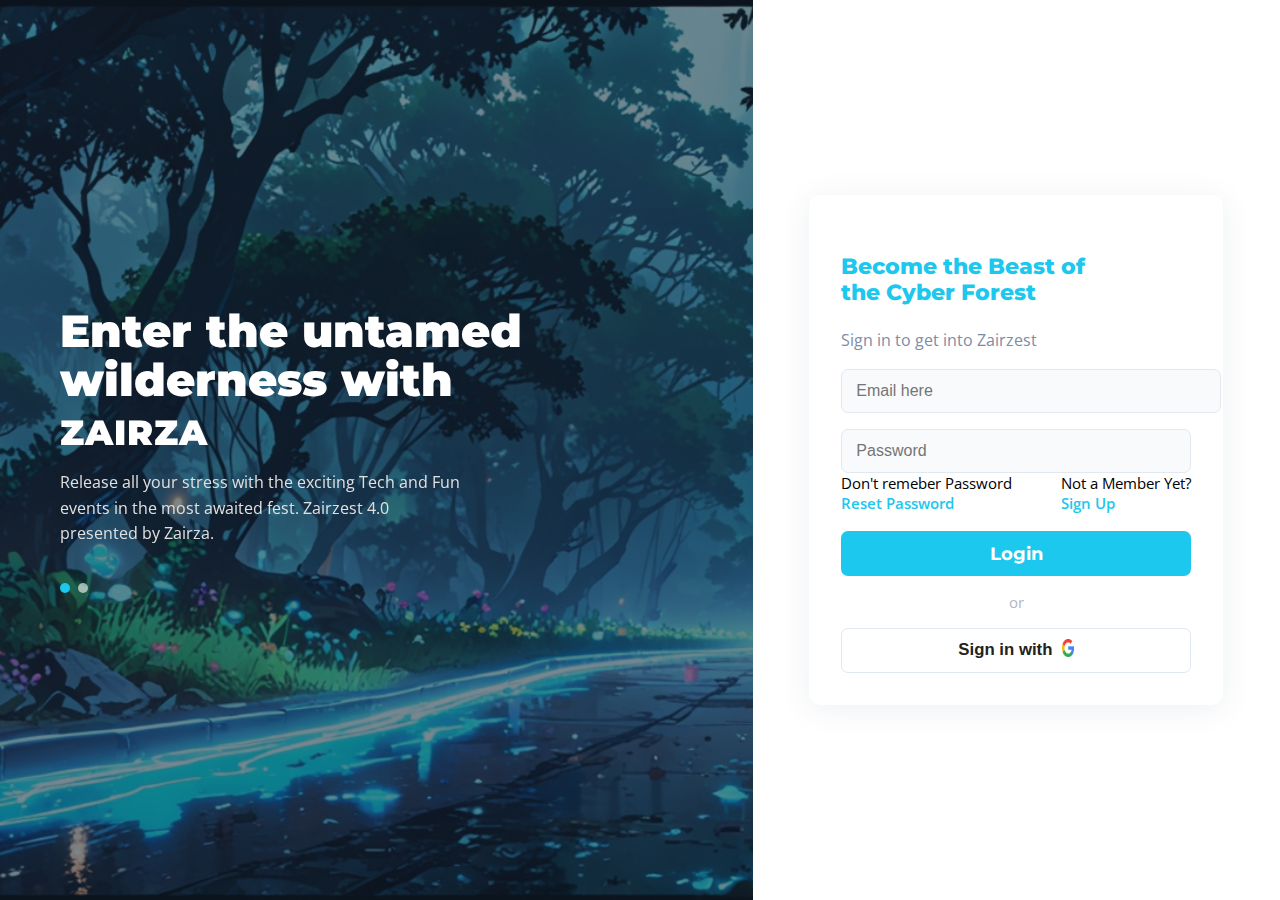
<file: Saurav.asset/index-1.html>
<!DOCTYPE html>
<html lang="en">
<head>
  <meta charset="UTF-8">
  <title>ZAIRZA Login</title>
  <meta name="viewport" content="width=device-width, initial-scale=1.0">
   <link rel="stylesheet" href="https://unpkg.com/aos@next/dist/aos.css" />
  <link href="https://fonts.googleapis.com/css?family=Montserrat:700,900|Open+Sans:400,600&display=swap" rel="stylesheet">
  <style>
    body {
      margin: 0;
      padding: 0;
      box-sizing: border-box;
      font-family: 'Open Sans', Arial, sans-serif;
      background: #f8fafd;
      height: 100vh;
      overflow: hidden;
    }
    .container {
      display: flex;
      height: 100vh;
      width: 100vw;
    }
    .left {
      flex: 1.2;
      background:  url('Back.jpg') center center/cover no-repeat; 
      position: relative;
      color: #fff;
      display: flex;
      flex-direction: column;
      justify-content: center;
      padding: 0 60px;
    }
    .left::before {
      content: "";
      position: absolute;
      inset: 0;
      background: rgba(20, 34, 51, 0.55);
      z-index: 0;
    }
    .left-content {
      position: relative;
      z-index: 1;
      max-width: 480px;
    }
    .left h1 {
      font-family: 'Montserrat', sans-serif;
      font-size: 2.8rem;
      font-weight: 900;
      margin: 0 0 12px 0;
      line-height: 1.1;
    }
    .left h1 span {
      display: block;
      font-size: 2.2rem;
      font-weight: 900;
      margin-top: 8px;
      letter-spacing: 1px;
    }
    .left p {
      margin-top: 18px;
      font-size: 1rem;
      color: #e0e0e0;
      line-height: 1.6;
      max-width: 400px;
    }
    .dot-indicator {
      margin-top: 36px;
      display: flex;
      gap: 8px;
    }
    .dot {
      width: 10px;
      height: 10px;
      border-radius: 50%;
      background: #fff;
      opacity: 0.6;
    }
    .dot.active {
      opacity: 1;
      background: #1cc8ee;
    }

    .right {
      flex: 1;
      background: #fff;
      display: flex;
      align-items: center;
      justify-content: center;
    }
    .login-box {
      width: 100%;
      max-width: 350px;
      background: #fff;
      border-radius: 12px;
      padding: 40px 32px 32px 32px;
      box-shadow: 0 4px 32px 0 rgba(30, 60, 90, 0.08);
      display: flex;
      flex-direction: column;
    }
    .login-box h2 {
      color: #1cc8ee;
      font-family: 'Montserrat', sans-serif;
      font-size: 1.35rem;
      font-weight: 800;
      margin-bottom: 8px;
    }
    .login-box p {
      color: #7d8ca3;
      font-size: 0.98rem;
      margin-bottom: 18px;
    }
    .login-box input[type="email"],
    .login-box input[type="password"] {
      width: 100%;
      padding: 12px 14px;
      margin-bottom: 16px;
      border: 1.5px solid #e2e8f0;
      border-radius: 7px;
      font-size: 1rem;
      background: #f8fafc;
      
    }
    .login-box input:focus {
      border: 1.5px solid #1cc8ee;
      outline: none;
    }
    .login-box .password-row {
      position: relative;
      display: flex;
      align-items: center;
    }
    .login-box .password-row input {
      margin-bottom: 0;
    }
    .login-box .password-row .eye {
      position: absolute;
      right: 12px;
      top: 50%;
      transform: translateY(-50%);
      color: #b0b7c3;
      cursor: pointer;
    }
    .login-box .links {
      display: flex;
      justify-content: space-between;
      font-size: 0.92rem;
      margin-bottom: 18px;
    }
    .login-box .links a {
      color: #1cc8ee;
      text-decoration: none;
      font-weight: 600;
    }
    .login-box .links a:hover {
      text-decoration: underline;
    }
    .login-box .login-btn {
      width: 100%;
      padding: 12px 0;
      background: #1cc8ee;
      color: #fff;
      border: none;
      border-radius: 7px;
      font-size: 1.1rem;
      font-family: 'Montserrat', sans-serif;
      font-weight: 700;
      cursor: pointer;
      margin-bottom: 16px;
      
    }
    .login-box .login-btn:hover {
      background: #1399bb;
    }
    .login-box .or {
      text-align: center;
      color: #b0b7c3;
      font-size: 0.95rem;
      margin-bottom: 16px;
    }
    .login-box .google-btn {
      width: 100%;
      padding: 10px 0;
      border: 1.5px solid #e2e8f0;
      border-radius: 7px;
      background: #fff;
      color: #222;
      font-size: 1.05rem;
      font-weight: 600;
      display: flex;
      align-items: center;
      justify-content: center;
      gap: 10px;
      cursor: pointer;
      
    }
    .login-box .google-btn:hover {
      border: 1.5px solid #1cc8ee;
    }
    .login-box .google-btn img {
      width: 12px;
      height: 18px;
    }

    @media (max-width: 900px) {
      .container {
        flex-direction: column;
      }
      .left, .right {
        flex: unset;
        width: 100vw;
        min-height: 48vh;
      }
      .left {
        padding: 40px 24px;
      }
      .login-box {
        margin: 32px auto;
      }
    }
  </style>
</head>
<body>
  <div class="container">
    <div class="left">
      <div class="left-content"data-aos="zoom-in-right">
        <h1>
          Enter the untamed<br>wilderness with<br>
          <span>ZAIRZA</span>
        </h1>
        <p>
          Release all your stress with the exciting Tech and Fun events in the most awaited fest. Zairzest 4.0 presented by Zairza.
        </p>
        <div class="dot-indicator">
          <div class="dot active"></div>
          <div class="dot"></div>
        </div>
      </div>
    </div>
    <div class="right">
      <form class="login-box">
        <h2>Become the Beast of<br>the Cyber Forest</h2>
        <p>Sign in to get into Zairzest</p>
        <input type="email" placeholder="Email here" required>
        <div class="password-row">
          <input type="password" placeholder="Password" required>
        
        </div>
        <div class="links">
        <span>Don't remeber Password <br><a href="https://zairzest.zairza.co.in/register">Reset Password</a></span>
          <span>Not a Member Yet?<br><a href="https://zairzest.zairza.co.in/register">Sign Up</a></span>
        </div>
        <button class="login-btn" type="submit">Login</button>
        <div class="or"><span>or</span>
            </div>
        <button class="google-btn" type="button">
          Sign in with<b><img src="google-logo.png" alt="Google Logo"></b>
        </button>
      </form>
    </div>
  </div>
    <script src="https://unpkg.com/aos@next/dist/aos.js"></script>
  <script>
    AOS.init();
  </script>
</body>
</html>
</file>
